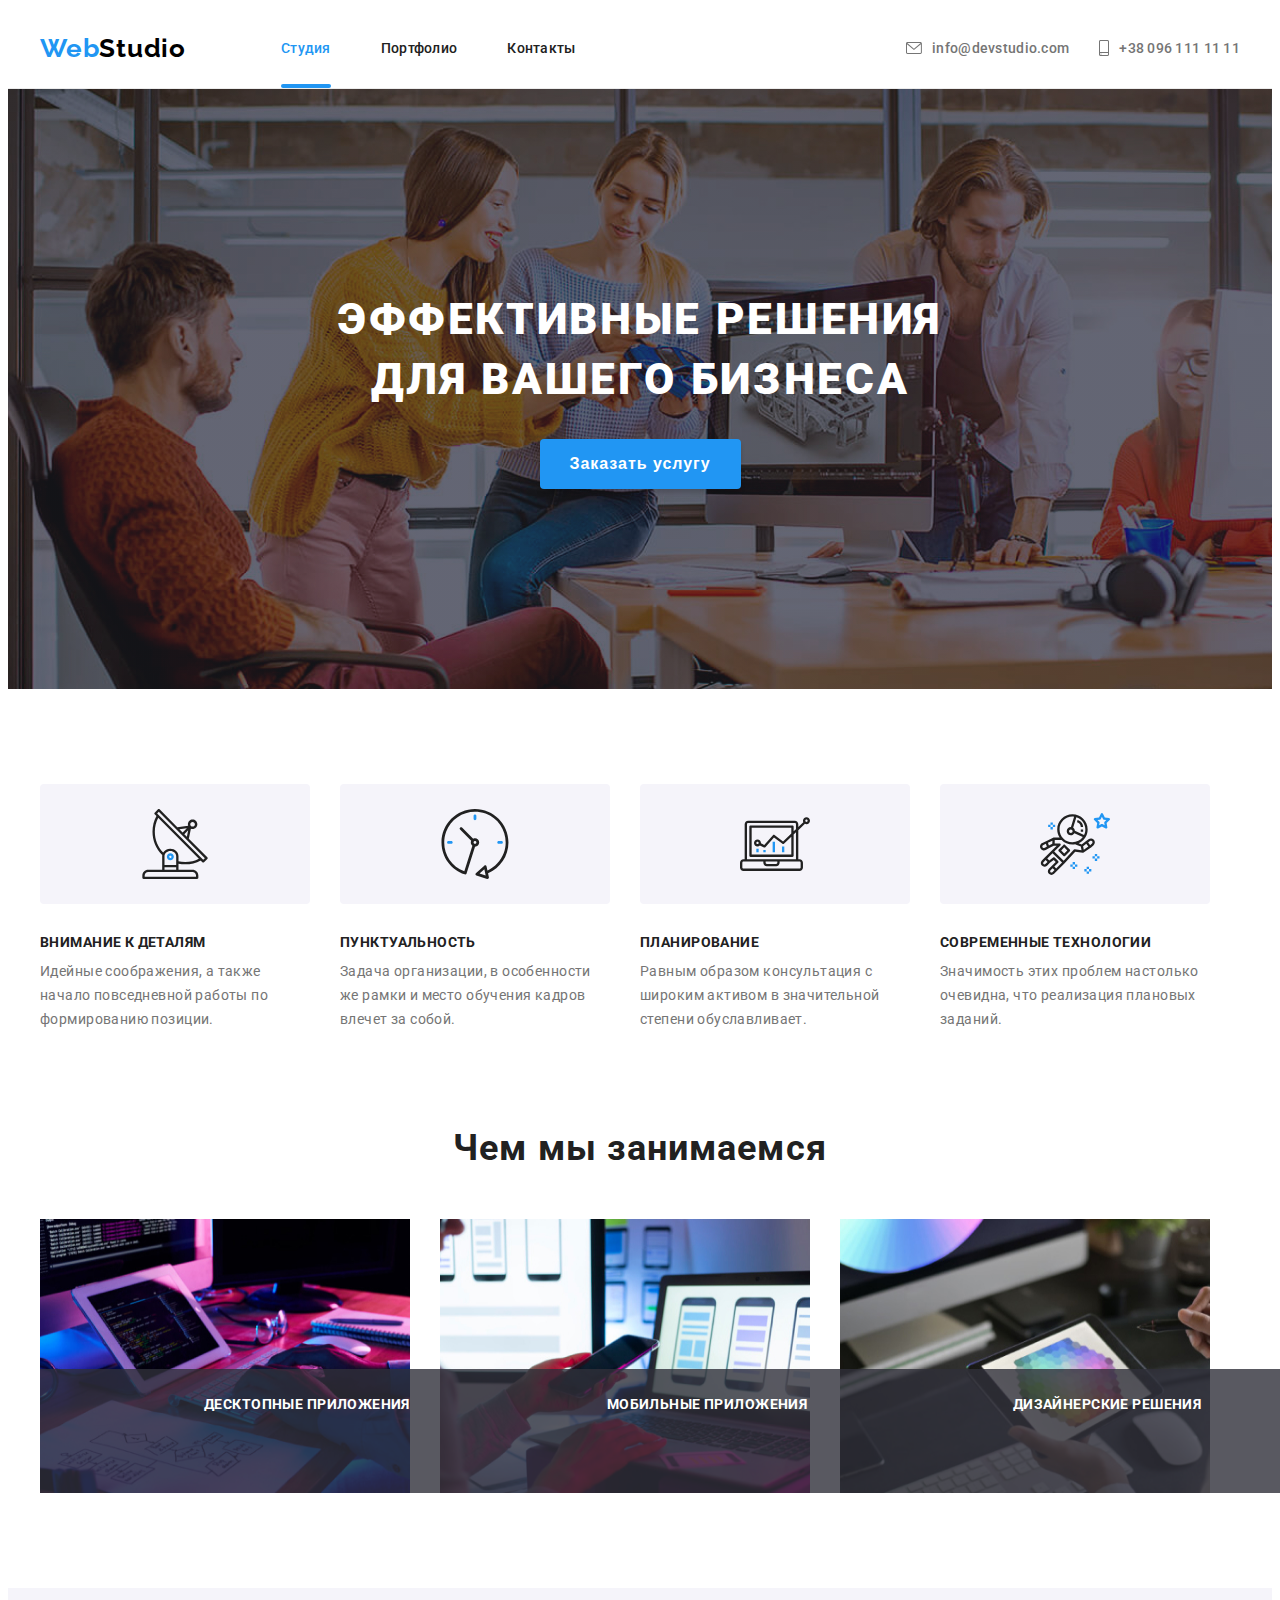
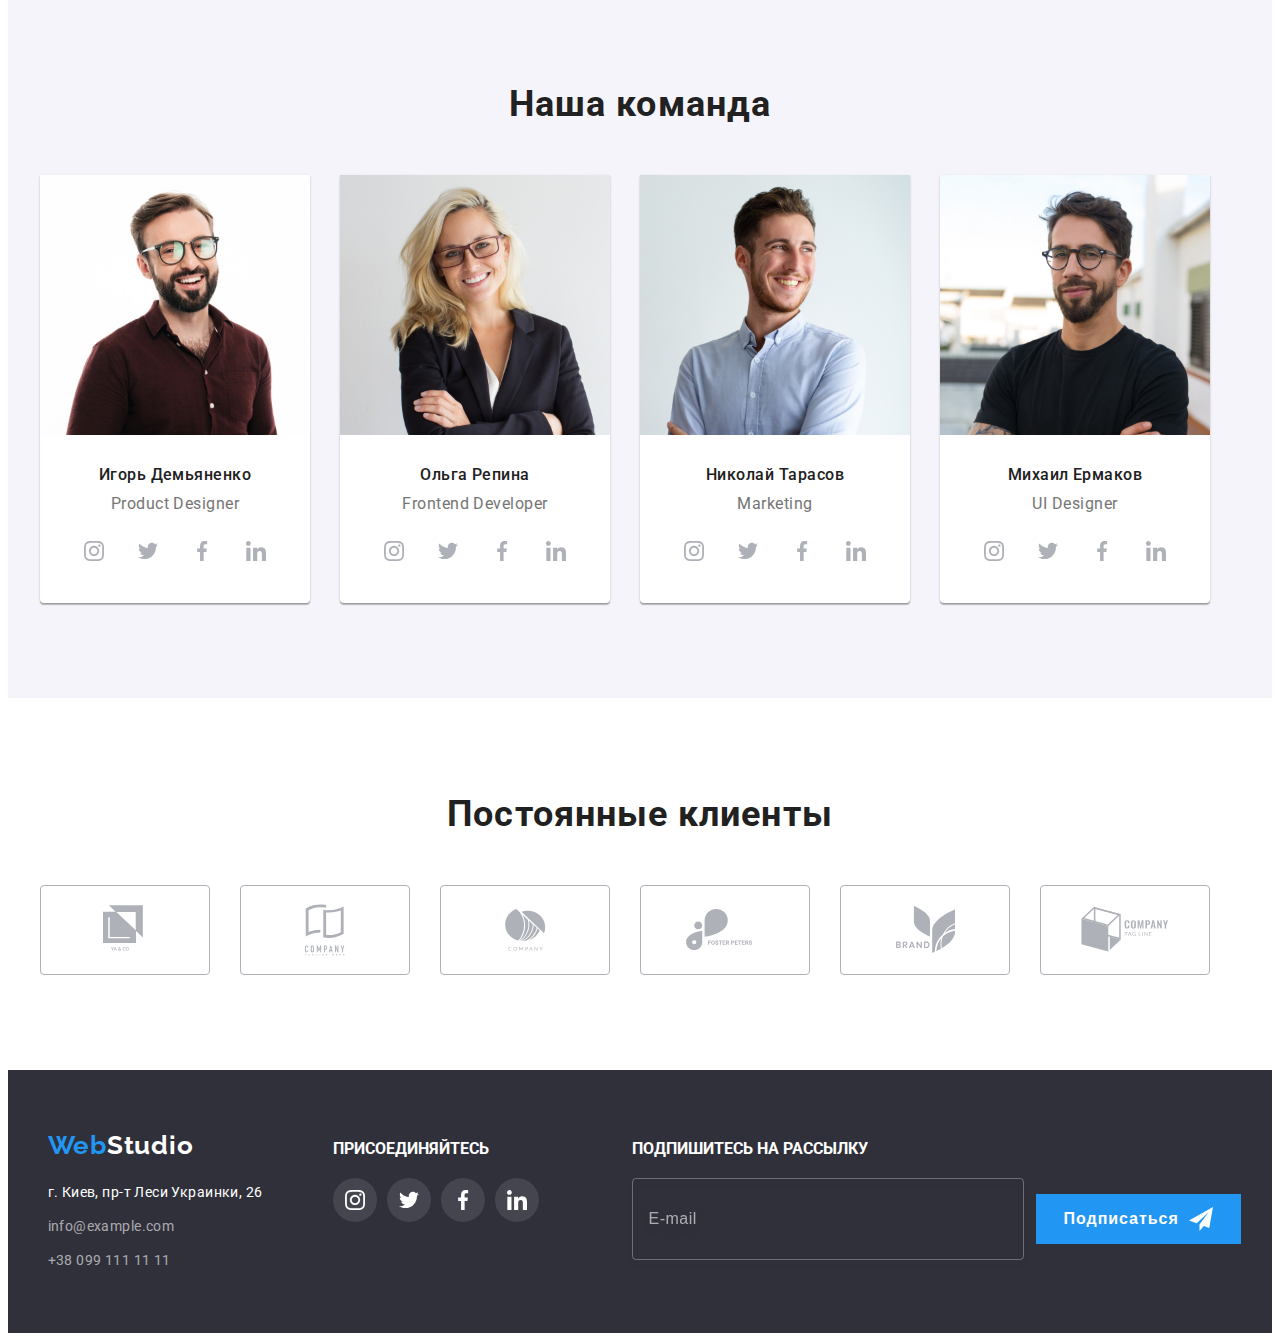
<file: index.html>
<!DOCTYPE html>
<html lang="ru">
<head>
    <meta charset="UTF-8">
    <meta name="viewport" content="width=device-width, initial-scale=1.0">
    <title>Студия</title>
    <link rel="preconnect" href="https://fonts.gstatic.com">
    <link href="https://fonts.googleapis.com/css2?family=Raleway:wght@700&family=Roboto:wght@400;500;700;900&display=swap" rel="stylesheet">
    <link rel="stylesheet" href="https://cdnjs.cloudflare.com/ajax/libs/modern-normalize/1.0.0/modern-normalize.min.css" integrity="sha512-ISS7cAi1PEhQ8jnbJpJZMd29NlhNj4AWYyLOSp2CE/CsHxTCu+r+t0D2yoJudVrd0/8fTVPUVDzY5Tvli75u/g==" crossorigin="anonymous" />
    <link rel="stylesheet" href="./css/style.css">
</head>
<body>
    <header class="header">
        <!--main navigation-->
        <div class="container">
            <nav class="main-nav">
                <!--main link -->
                <a class="main-link link" lang="en" href="./index.html"><span class="web">Web</span><span class="studio">Studio</span></a>
                <!--list of links to other pages of web-->
                <ul class="nav-list list">
                    <li class="nav-list-item">
                        <a class="nav-list-link link current" href="./index.html">Студия</a>
                    </li>
                 <li class="nav-list-item">
                        <a class="nav-list-link link" href="./portfolio.html">Портфолио</a>
                    </li>
                    <li class="nav-list-item">
                        <a class="nav-list-link link" href="#">Контакты</a>
                    </li>
                </ul>
            </nav>
            <!--list of contacts links-->
            <ul class="mail-tel-list list">
                <li class="mltel-list-item">
                    <a class="mail-link link" href="mailto:info@devstudio.com">
                        <svg class="logo-mail">
                            <use href="./images/sprite.svg#envelope"></use>
                        </svg>
                        info@devstudio.com
                    </a>
                </li>
                <li class="mltel-list-item">
                    <a class="tel-link link" href="tel:+380961111111">
                        <svg class="logo-phone">
                            <use href = "./images/sprite.svg#smartphone"></use>
                        </svg>
                        +38 096 111 11 11</a>
                </li>
            </ul>
        </div>
    </header>
    <main>
        <!--HERO-->
        <section class="hero">
            <div class="container">
                <h1 class="hero-title">Эффективные решения <br> для вашего бизнеса</h1>
                <button class="hero-modal-btn" type="button" data-modal-open>Заказать услугу</button>
            </div>
        </section>
        <!--Our strengths-->
        <section class="strengths">
            <div class="container">
                <h2 class="strengths-title visually-hidden">Наши сильные стороны</h2>
                <ul class="strengths-list list">
                    <li class="str-list-item">
                        <div class="strengths-image">
                            <svg class="strengths-icon">
                                <use href="./images/sprite.svg#antenna"></use>
                            </svg>
                        </div>
                        <h3 class="str-item-title">Внимание к деталям</h3>
                        <p class="str-item-descr">Идейные соображения, а также начало повседневной работы по формированию позиции.</p>
                    </li>
                    <li class="str-list-item">
                        <div class="strengths-image">
                            <svg class="strengths-icon">
                                <use href="./images/sprite.svg#clock"></use>
                            </svg>
                        </div>
                        <h3 class="str-item-title">Пунктуальность</h3>
                        <p class="str-item-descr">Задача организации, в особенности же рамки и место обучения кадров влечет за собой.</p>
                    </li>
                    <li class="str-list-item">
                        <div class="strengths-image">
                            <svg class="strengths-icon">
                                <use href="./images/sprite.svg#diagram"></use>
                            </svg>
                        </div>
                        <h3 class="str-item-title">Планирование</h3>
                        <p class="str-item-descr">Равным образом консультация с широким активом в значительной степени обуславливает.</p>
                    </li>
                    <li class="str-list-item">
                        <div class="strengths-image">
                            <svg class="strengths-icon">
                                <use href="./images/sprite.svg#astronaut"></use>
                            </svg>
                        </div>
                        <h3 class="str-item-title">Современные технологии</h3>
                        <p class="str-item-descr">Значимость этих проблем настолько очевидна, что реализация плановых заданий.</p>
                    </li>
                </ul>
            </div>
        </section>
        <!--Our PROFESSION-->
        <section class="profession">
            <div class="container">
                <h2 class="section-title">Чем мы занимаемся</h2>
                <ul class="profession-list list">
                    <li class="profession-list-item">
                        <div class="profession-list-img-thumb">
                            <img src="./images/work/img_1.jpg" alt="Человек програмирует" width="370" height="274">
                            <p class="profession-img-descr">Десктопные приложения</p>
                        </div>
                    </li>
                    <li class="profession-list-item">
                        <div class="profession-list-img-thumb">
                            <img src="./images/work/img_2.jpg" alt="Человек адаптирует приложение/страницу под телефоны" width="370" height="274">
                            <p class="profession-img-descr">Мобильные приложения</p>
                        </div>
                    </li>
                    <li class="profession-list-item">
                        <div class="profession-list-img-thumb">
                            <img src="./images/work/img_3.jpg" alt="Человек занимаеться дизайном" width="370" height="274">
                            <p class="profession-img-descr">Дизайнерские решения</p>
                        </div>
                    </li>
                </ul>
            </div>
        </section>
        <!--Our team -->
        <section class="team">
            <div class="container">
                <h2 class="section-title">Наша команда</h2>
                <ul class="team-list list">
                    <li class="team-list-item">
                        <img src="./images/team/igor.jpg" alt="Фото Игоря Демьяненко" width="270" height="260">
                        <div class="team-pad">
                            <h3 class="team-item-title">Игорь Демьяненко</h3>
                            <p class="team-item-descr" lang="en">Product Designer</p>
                            <ul class="social-list list">
                                <li class="social-list-item">
                                    <a href="" class="social-list-link">
                                        <svg class="social-list-icon">
                                            <use href="./images/sprite.svg#instagram"></use>
                                        </svg>
                                    </a>
                                </li>
                                <li class="social-list-item">
                                    <a href="" class="social-list-link">
                                        <svg class="social-list-icon">
                                            <use href="./images/sprite.svg#twitter"></use>
                                        </svg>
                                    </a>
                                </li>
                                <li class="social-list-item">
                                    <a href="" class="social-list-link">
                                        <svg class="social-list-icon">
                                            <use href="./images/sprite.svg#facebook"></use>
                                        </svg>
                                    </a>
                                </li>
                                <li class="social-list-item">
                                    <a href="" class="social-list-link">
                                        <svg class="social-list-icon">
                                            <use href="./images/sprite.svg#linkedin"></use>
                                        </svg>
                                    </a>
                                </li>
                            </ul>
                        </div>
                    </li>
                    <li class="team-list-item">
                        <img src="./images/team/olga.jpg" alt="Фото Ольги Репиной" width="270" height="260">
                        <div class="team-pad">
                            <h3 class="team-item-title">Ольга Репина</h3>
                            <p class="team-item-descr" lang="en">Frontend Developer</p>
                            <ul class="social-list list">
                                <li class="social-list-item">
                                    <a href="" class="social-list-link">
                                        <svg class="social-list-icon">
                                            <use href="./images/sprite.svg#instagram"></use>
                                        </svg>
                                    </a>
                                </li>
                                <li class="social-list-item">
                                    <a href="" class="social-list-link">
                                        <svg class="social-list-icon">
                                            <use href="./images/sprite.svg#twitter"></use>
                                        </svg>
                                    </a>
                                </li>
                                <li class="social-list-item">
                                    <a href="" class="social-list-link">
                                        <svg class="social-list-icon">
                                            <use href="./images/sprite.svg#facebook"></use>
                                        </svg>
                                    </a>
                                </li>
                                <li class="social-list-item">
                                    <a href="" class="social-list-link">
                                        <svg class="social-list-icon">
                                            <use href="./images/sprite.svg#linkedin"></use>
                                        </svg>
                                    </a>
                                </li>
                            </ul>
                        </div>
                    </li>
                    <li class="team-list-item">
                        <img src="./images/team/nicolay.jpg" alt="Фото Николая Тарасова" width="270" height="260">
                        <div class="team-pad">
                            <h3 class="team-item-title">Николай Тарасов</h3>
                            <p class="team-item-descr" lang="en">Marketing</p>
                            <ul class="social-list list">
                                <li class="social-list-item">
                                    <a href="" class="social-list-link">
                                        <svg class="social-list-icon">
                                            <use href="./images/sprite.svg#instagram"></use>
                                        </svg>
                                    </a>
                                </li>
                                <li class="social-list-item">
                                    <a href="" class="social-list-link">
                                        <svg class="social-list-icon">
                                            <use href="./images/sprite.svg#twitter"></use>
                                        </svg>
                                    </a>
                                </li>
                                <li class="social-list-item">
                                    <a href="" class="social-list-link">
                                        <svg class="social-list-icon">
                                            <use href="./images/sprite.svg#facebook"></use>
                                        </svg>
                                    </a>
                                </li>
                                <li class="social-list-item">
                                    <a href="" class="social-list-link">
                                        <svg class="social-list-icon">
                                            <use href="./images/sprite.svg#linkedin"></use>
                                        </svg>
                                    </a>
                                </li>
                            </ul>
                        </div>
                    </li>
                    <li class="team-list-item">
                        <img src="./images/team/michael.jpg" alt="Фото Михаила Ермакова" width="270" height="260">
                        <div class="team-pad">
                            <h3 class="team-item-title">Михаил Ермаков</h3>
                            <p class="team-item-descr" lang="en">UI Designer</p>
                            <ul class="social-list list">
                                <li class="social-list-item">
                                    <a href="" class="social-list-link">
                                        <svg class="social-list-icon">
                                            <use href="./images/sprite.svg#instagram"></use>
                                        </svg>
                                    </a>
                                </li>
                                <li class="social-list-item">
                                    <a href="" class="social-list-link">
                                        <svg class="social-list-icon">
                                            <use href="./images/sprite.svg#twitter"></use>
                                        </svg>
                                    </a>
                                </li>
                                <li class="social-list-item">
                                    <a href="" class="social-list-link">
                                        <svg class="social-list-icon">
                                            <use href="./images/sprite.svg#facebook"></use>
                                        </svg>
                                    </a>
                                </li>
                                <li class="social-list-item">
                                    <a href="" class="social-list-link">
                                        <svg class="social-list-icon">
                                            <use href="./images/sprite.svg#linkedin"></use>
                                        </svg>
                                    </a>
                                </li>
                            </ul>
                        </div>
                    </li>
                </ul>
            </div>
        </section>

        <!--Our clients-->
        <section class="clients">
            <div class="container">
                <h2 class="section-title">Постоянные клиенты</h2>
                <ul class="clients-list list">
                    <li class="clients-list-item">
                        <a class="clients-list-link link" href="">
                            <svg class="clients-list-icon" width=44px height=49px> 
                                <use href="./images/sprite.svg#logo1"></use>
                            </svg>
                        </a>
                    </li>
                    <li class="clients-list-item">
                        <a class="clients-list-link link" href="">
                            <svg class="clients-list-icon" width=40px height=52px>
                                <use href="./images/sprite.svg#logo2"></use>
                            </svg>
                        </a>
                    </li>
                    <li class="clients-list-item">
                        <a class="clients-list-link link" href="">
                            <svg class="clients-list-icon" width=41px height=42px>
                                <use href="./images/sprite.svg#logo3"></use>
                            </svg>
                        </a>
                    </li>
                    <li class="clients-list-item">
                        <a class="clients-list-link link" href="">
                            <svg class="clients-list-icon" width=79px height=42px>
                                <use href="./images/sprite.svg#logo4"></use>
                            </svg>
                        </a>
                    </li>
                    <li class="clients-list-item">
                        <a class="clients-list-link link" href="">
                            <svg class="clients-list-icon" width=59px height=47px>
                                <use href="./images/sprite.svg#logo5"></use>
                            </svg>
                        </a>
                    </li>
                    <li class="clients-list-item">
                        <a class="clients-list-link link" href="">
                            <svg class="clients-list-icon" width=88px height=45px>
                                <use href="./images/sprite.svg#logo6"></use>
                            </svg>
                        </a>
                    </li>
                </ul>
            </div>
        </section>
    </main>
    <footer class="footer">
        <div class="container">
            <div class="footer-container">

                <!-- LEFT FOOTER/ADDRESS -->
                <div class="footer-left">
                    <!--ссылка на главную страничку -->
                    <a class="main-link link" lang="en" href="./index.html"><span class="web">Web</span><span class="studio-footer">Studio</span></a>
                    <!--CONTACTS-->
                    <address class="contacts">
                        <ul class="contacts-list list">
                            <li class="contacts-list-item">
                                <a class="contacts-position-link link" href="https://goo.gl/maps/kBM2aUn1Re7FaLF18" target="_blank">г. Киев, пр-т Леси Украинки, 26</a>
                            </li>
                            <li class="contacts-list-item">
                                <a class="contacts-mail-link link" href="mailto:info@example.com">info@example.com</a>
                            </li>
                            <li class="contacts-list-item">
                                <a class="contacts-tel-link link" href="tel:+380991111111">+38 099 111 11 11</a>
                            </li>
                        </ul>
                    </address>
                </div>

                <!-- CENTER FOOTER/SOCIAL LIST-LINKS -->
                <div class="footer-center">
                    <p class="footer-title">присоединяйтесь</p>
                    <ul class="social-list list">
                        <li class="social-list-item">
                            <a href="" class="social-list-link">
                                <svg class="social-list-icon">
                                    <use href="./images/sprite.svg#instagram"></use>
                                </svg>
                            </a>
                        </li>
                        <li class="social-list-item">
                            <a href="" class="social-list-link">
                                <svg class="social-list-icon">
                                    <use href="./images/sprite.svg#twitter"></use>
                                </svg>
                            </a>
                        </li>
                        <li class="social-list-item">
                            <a href="" class="social-list-link">
                                <svg class="social-list-icon">
                                    <use href="./images/sprite.svg#facebook"></use>
                                </svg>
                            </a>
                        </li>
                        <li class="social-list-item">
                            <a href="" class="social-list-link">
                                <svg class="social-list-icon">
                                    <use href="./images/sprite.svg#linkedin"></use>
                                </svg>
                            </a>
                        </li>
                    </ul>
                </div>

                <!-- RIGHT-FOOTER/SUBSCRIPTION -->
                <div class="footer-right">
                    <p class="footer-title">Подпишитесь на рассылку</p>
                    <form class="subscription-form" action="#">
                        <input class="subscription-email" type="email" name="subscription-email" placeholder="E-mail">
                        <button class="subscription-btn-submit" type="submit">
                            <span class="sb-btn-submit-title">Подписаться</span> 
                            <svg class="subscription-send-icon">
                                <use href="./images/sprite.svg#send-icon"></use>
                            </svg>
                        </button>
                    </form>
                </div>
                
            </div>
        </div>
    </footer>
    <!-- MODAL WINDOW -->
    <div class="backdrop is-hidden" data-modal>
        <div class="modal-wnd">
            <button type="button" class="modal-close-btn" data-modal-close>
                <svg class="close-btn-icon">
                    <use href="./images/sprite.svg#close-btn"></use>
                </svg>
            </button>
            <!-- Title of form -->
            <p class="modal-title">Оставьте свои данные, мы вам перезвоним</p>
            <!-- FORM-modal window -->
            <form class="modal-form" action="#">

                <!-- NAME -->
                <label class="modal-form-input-label">
                    Имя
                    <span class="modal-form-input-wrapper">
                        <input type="text" name="user-name" class="modal-form-input">
                        <svg class="modal-input-icon">
                            <use href="./images/sprite.svg#person"></use>
                        </svg>
                    </span> 
                </label>

                <!-- TELEPHONE -->
                <label class="modal-form-input-label">
                    Телефон
                    <span class="modal-form-input-wrapper">
                        <input type="tel" name="user-telphone" class="modal-form-input">
                        <svg class="modal-input-icon">
                            <use href="./images/sprite.svg#phone"></use>
                        </svg>
                    </span>
                </label>

                <!-- EMAIL -->
                <label class="modal-form-input-label">
                    Почта
                    <span class="modal-form-input-wrapper">
                        <input type="email" name="user-email" class="modal-form-input">
                        <svg class="modal-input-icon">
                            <use href="./images/sprite.svg#email"></use>
                        </svg>
                    </span>
                </label>

                <!-- COMMENTS -->
                <label class="modal-form-input-label">
                    Комментарий
                    <textarea class="modal-form-message" name="user-message" placeholder="Введите текст"></textarea>
                </label>

                <!-- POLICY -->
                <div class="modal-form-policy-wrapper">
                    <input type="checkbox" id="policy-check" name="user-policy" class="modal-form-check-policy visually-hidden">
                    <label for="policy-check" class="modal-form-label-policy">
                        Соглашаюсь с рассылкой и принимаю &nbsp;
                        <a href="#" class="modal-form-policy-link">Условия договора</a>
                    </label>
                </div>
                

                <!-- MODAL-FORM-SAUBMIT-BUTTON -->
                <button type="submit" class="modal-form-btn">Отправить</button>
            </form>
        </div>
    </div>

    <!-- CONECTION OF SCRIPTs -->
    <script src="./js/modal.js"></script>
</body>
</html>
</file>
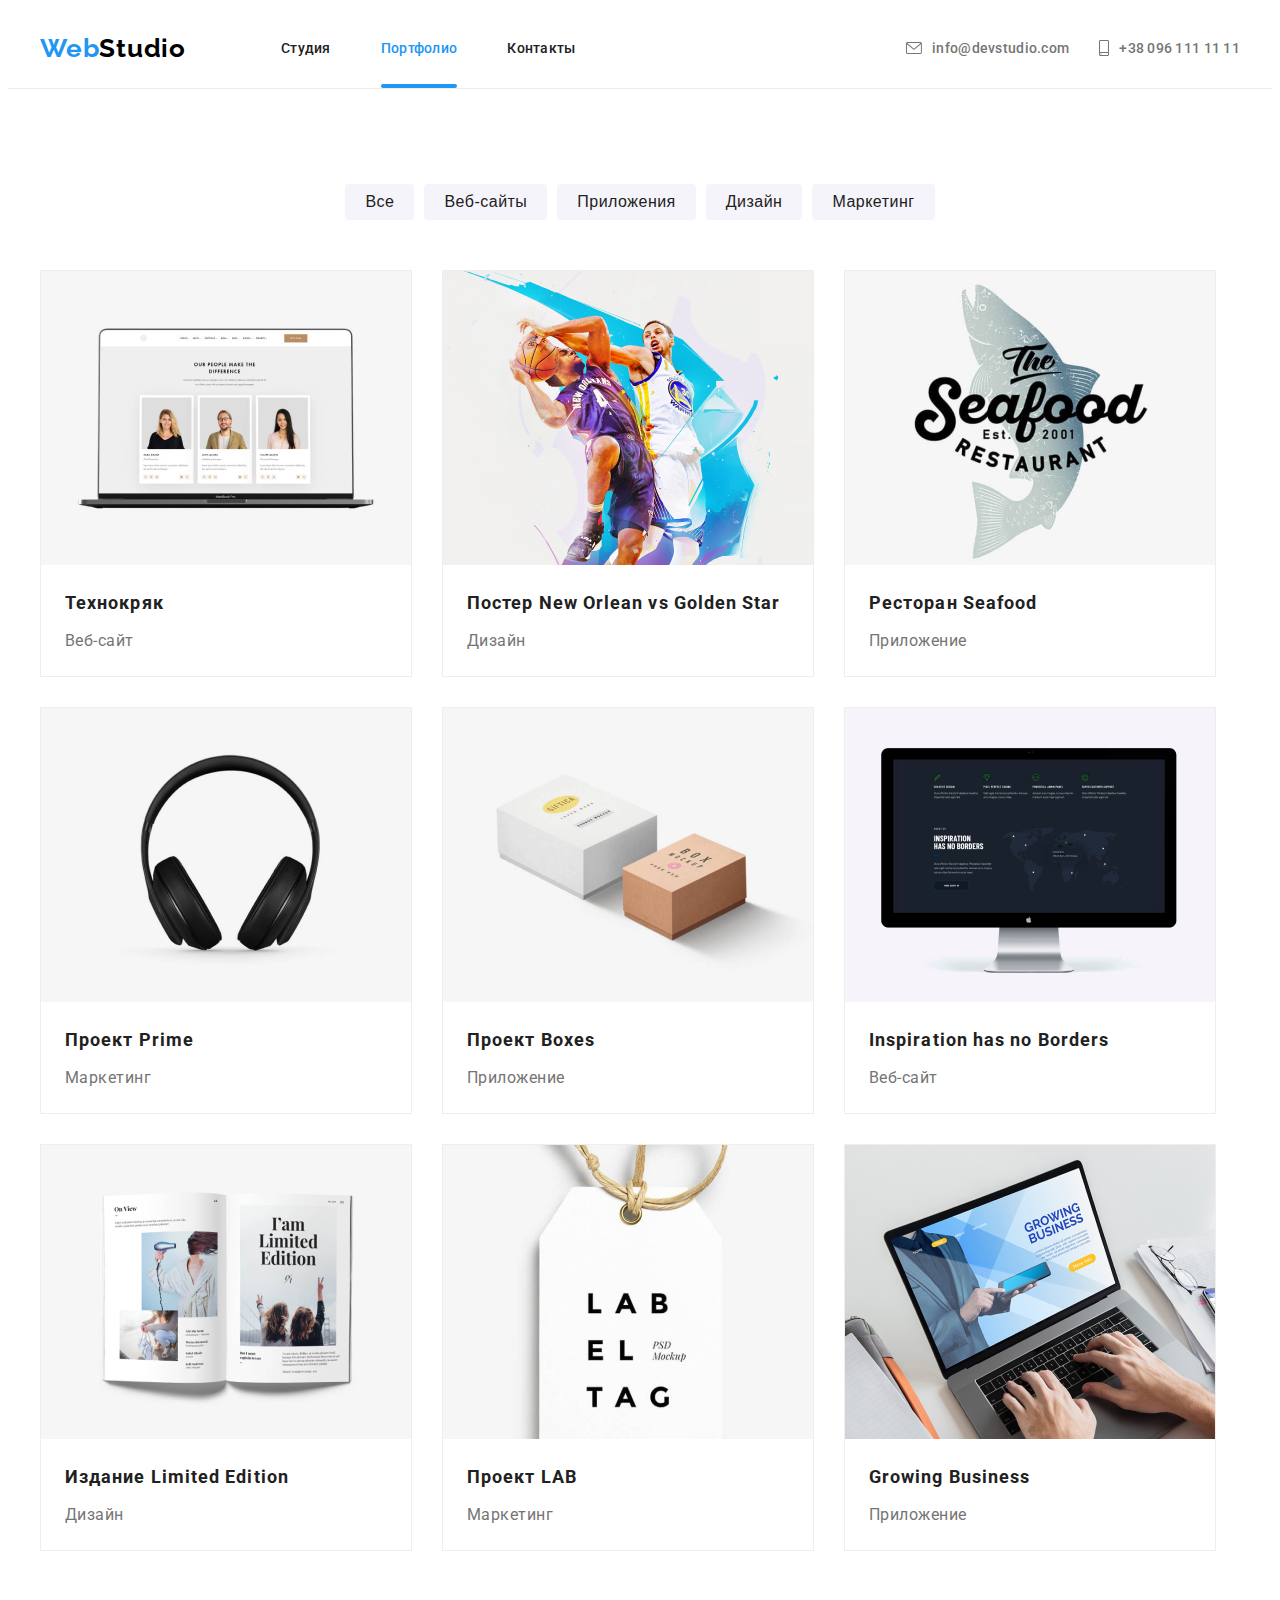
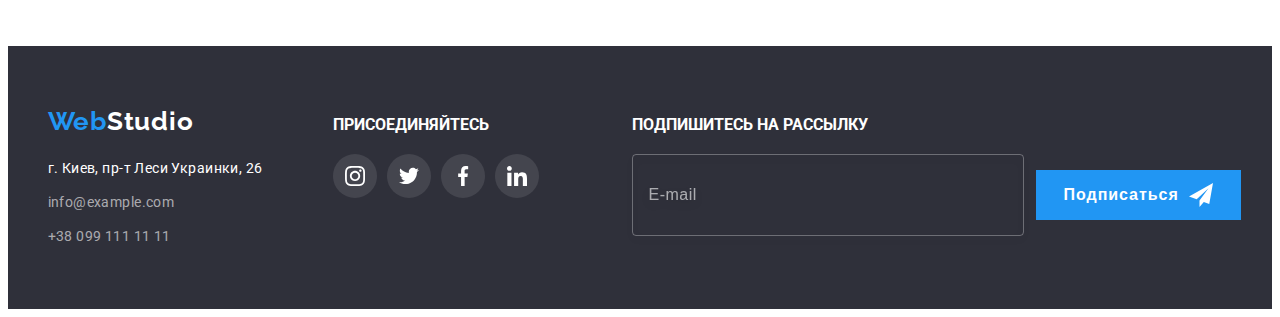
<file: portfolio.html>
<!DOCTYPE html>
<html lang="ru">
<head>
    <meta charset="UTF-8">
    <meta name="viewport" content="width=device-width, initial-scale=1.0">
    <title>Портфолио</title>
    <link rel="preconnect" href="https://fonts.gstatic.com">
    <link href="https://fonts.googleapis.com/css2?family=Raleway:wght@700&family=Roboto:wght@400;500;700;900&display=swap" rel="stylesheet">
    <link rel="stylesheet" href="https://cdnjs.cloudflare.com/ajax/libs/modern-normalize/1.0.0/modern-normalize.min.css" integrity="sha512-ISS7cAi1PEhQ8jnbJpJZMd29NlhNj4AWYyLOSp2CE/CsHxTCu+r+t0D2yoJudVrd0/8fTVPUVDzY5Tvli75u/g==" crossorigin="anonymous" />
    <link rel="stylesheet" href="./css/style.css">
</head>
<body>
    <header class="header">
        <!--main navigation-->
        <div class="container">
            <nav class="main-nav">
                <!--main link -->
                <a class="main-link link" lang="en" href="./index.html"><span class="web">Web</span><span class="studio">Studio</span></a>
                <!--list of links to other pages of web-->
                <ul class="nav-list list">
                    <li class="nav-list-item">
                        <a class="nav-list-link link" href="./index.html">Студия</a>
                    </li>
                 <li class="nav-list-item">
                        <a class="nav-list-link link current" href="./portfolio.html">Портфолио</a>
                    </li>
                    <li class="nav-list-item">
                        <a class="nav-list-link link" href="#">Контакты</a>
                    </li>
                </ul>
            </nav>
            <!--list of contacts links-->
            <ul class="mail-tel-list list">
                <li class="mltel-list-item">
                    <a class="mail-link link" href="mailto:info@devstudio.com">
                        <svg class="logo-mail">
                            <use href="./images/sprite.svg#envelope"></use>
                        </svg>
                        info@devstudio.com
                    </a>
                </li>
                <li class="mltel-list-item">
                    <a class="tel-link link" href="tel:+380961111111">
                        <svg class="logo-phone">
                            <use href = "./images/sprite.svg#smartphone"></use>
                        </svg>
                        +38 096 111 11 11</a>
                </li>
            </ul>
        </div>
    </header>
    <main>
        <!--Our works/PORTFOLIO-->
       <section class="works">
           <div class="container">
                <h1 class="works-title">Наше Портфолио</h1>

                <!--filter buttons for portfolio-->
                <ul class="filter-list list">
                    <li class="filter-list-item">
                        <button class="filter-btn" type="button">Все</button>
                        </li>
                    <li class="filter-list-item">
                        <button class="filter-btn" type="button">Веб-сайты</button>
                        </li>
                    <li class="filter-list-item">
                        <button class="filter-btn" type="button">Приложения</button>
                        </li>
                    <li class="filter-list-item">
                        <button class="filter-btn" type="button">Дизайн</button>
                        </li>
                    <li class="filter-list-item">
                        <button class="filter-btn" type="button">Маркетинг</button>
                    </li>
                </ul>

                <!--WORKS/PORTFOLIO-->
                <ul class="works-list list">
                    <!--Web-site TechnoKryak-->
                    <li class="works-list-item">
                        <a class="works-item-link link" href="">
                            <div class="works-img-thumb">
                                <img src="./images/portfolio/techkryak.jpg" alt="веб-сайт Технокряк" width = "370" height = "294">
                                <p class="works-img-descrp">Технокряк это современная площадка распространения коронавируса. Компании используют эту платформу для цифрового шпионажа и атак на защищённые сервера конкурентов.
                                </p>
                            </div>
                            <div class="portfolio-pad">
                                <h2 class="works-item-title">Технокряк</h2>
                                <p class="works-item-descr">Веб-сайт</p>
                            </div>
                        </a>
                    </li>
                    <!--Design Poster New Orlean vs Golden Star-->
                    <li class="works-list-item">
                        <a class="works-item-link link" href="">
                            <div class="works-img-thumb">
                                <img src="./images/portfolio/post_neworlean.jpg" alt="постер игроков баскетбола" width = "370" height = "294">
                                <p class="works-img-descrp">Технокряк это современная площадка распространения коронавируса. Компании используют эту платформу для цифрового шпионажа и атак на защищённые сервера конкурентов.
                                </p>
                            </div>                       
                            <div class="portfolio-pad">
                                <h2 class="works-item-title">Постер <span lang="en">New Orlean vs Golden Star</span> </h2>
                                <p class="works-item-descr">Дизайн</p>
                            </div>
                        </a>
                    </li>
                    <!--Application Restaurant SeaFood-->
                    <li class="works-list-item">
                        <a class="works-item-link link" href="">
                            <div class="works-img-thumb">
                                <img src="./images/portfolio/restaurant_seafood.jpg" alt="логотип ресторана сифуд" width = "370" height = "294">
                                <p class="works-img-descrp">Технокряк это современная площадка распространения коронавируса. Компании используют эту платформу для цифрового шпионажа и атак на защищённые сервера конкурентов.
                                </p>
                            </div>
                            <div class="portfolio-pad">
                                <h2 class="works-item-title">Ресторан <span lang="en">Seafood</span></h2>
                                <p class="works-item-descr">Приложение</p>
                            </div>
                        </a>
                    </li>
                    <!--Marketing Project Prime-->
                    <li class="works-list-item">
                        <a class="works-item-link link" href="">
                            <div class="works-img-thumb">
                                <img src="./images/portfolio/project_prime.jpg" alt="фото наушников" width = "370" height = "294">
                                <p class="works-img-descrp">Технокряк это современная площадка распространения коронавируса. Компании используют эту платформу для цифрового шпионажа и атак на защищённые сервера конкурентов.
                                </p>
                            </div>
                            <div class="portfolio-pad">
                                <h2 class="works-item-title">Проект <span lang="en">Prime</span> </h2>
                                <p class="works-item-descr">Маркетинг</p>
                            </div>
                        </a>
                    </li>
                    <!--Applicationa Project Boxes-->
                    <li class="works-list-item">
                        <a class="works-item-link link" href="">
                            <div class="works-img-thumb">
                                <img src="./images/portfolio/project_boxes.jpg" alt="две коробки" width = "370" height = "294">
                                <p class="works-img-descrp">Технокряк это современная площадка распространения коронавируса. Компании используют эту платформу для цифрового шпионажа и атак на защищённые сервера конкурентов.
                                </p>
                            </div>
                            <div class="portfolio-pad">
                                <h2 class="works-item-title">Проект <span lang="en">Boxes</span> </h2>
                                <p class="works-item-descr">Приложение</p>
                            </div>
                        </a>
                    </li>
                    <!--Web-site Inspiration has no borders-->
                    <li class="works-list-item">
                        <a class="works-item-link link" href="">
                            <div class="works-img-thumb">
                                <img src="./images/portfolio/inspiration_nobord.jpg" alt="веб-сайт Вдохновение не имеет границ" width = "370" height = "294">
                                <p class="works-img-descrp">Технокряк это современная площадка распространения коронавируса. Компании используют эту платформу для цифрового шпионажа и атак на защищённые сервера конкурентов.
                                </p>
                            </div>
                            <div class="portfolio-pad">
                                <h2 class="works-item-title" lang="en">Inspiration has no Borders</h2>
                                <p class="works-item-descr">Веб-сайт</p>
                            </div>
                        </a>
                    </li>
                    <!--Design publication LIMITED EDITION-->
                    <li class="works-list-item">
                        <a class="works-item-link link" href="">
                            <div class="works-img-thumb">
                                <img src="./images/portfolio/limited_edition.jpg" alt="книга издания Лимитд Едишн" width = "370" height = "294">
                                <p class="works-img-descrp">Технокряк это современная площадка распространения коронавируса. Компании используют эту платформу для цифрового шпионажа и атак на защищённые сервера конкурентов.
                                </p>
                            </div>
                            <div class="portfolio-pad">
                                <h2 class="works-item-title">Издание <span lang="en">Limited Edition</span></h2>
                                <p class="works-item-descr">Дизайн</p>
                            </div>
                        </a>
                    </li>
                    <!--Marketing Project LAB-->
                    <li class="works-list-item">
                        <a class="works-item-link link" href="">
                            <div class="works-img-thumb">
                                <img src="./images/portfolio/project_lab.jpg" alt="логотип проекта ЛАБ" width = "370" height = "294">
                                <p class="works-img-descrp">Технокряк это современная площадка распространения коронавируса. Компании используют эту платформу для цифрового шпионажа и атак на защищённые сервера конкурентов.
                                </p>
                            </div>
                            <div class="portfolio-pad">
                                <h2 class="works-item-title">Проект <span lang="en">LAB</span></h2>
                                <p class="works-item-descr">Маркетинг</p>
                            </div>
                        </a>
                    </li>
                    <!--Application GROWING BUSINESS-->
                    <li class="works-list-item">
                        <a class="works-item-link link" href="">
                            <div class="works-img-thumb">
                                <img src="./images/portfolio/grow_business.jpg" alt="фото страницы сайта Гроуинг Бизнес" width = "370" height = "294">
                                <p class="works-img-descrp">Технокряк это современная площадка распространения коронавируса. Компании используют эту платформу для цифрового шпионажа и атак на защищённые сервера конкурентов.
                                </p>
                            </div>
                            <div class="portfolio-pad">
                                <h2 class="works-item-title" lang="en">Growing Business</h2>
                                <p class="works-item-descr">Приложение</p>
                            </div>
                        </a>
                    </li>
                </ul>
           </div>
           
       </section>
    </main>
    <footer class="footer">
        <div class="container">
            <div class="footer-container">

                <!-- LEFT FOOTER/ADDRESS -->
                <div class="footer-left">
                    <!--ссылка на главную страничку -->
                    <a class="main-link link" lang="en" href="./index.html"><span class="web">Web</span><span class="studio-footer">Studio</span></a>
                    <!--CONTACTS-->
                    <address class="contacts">
                        <ul class="contacts-list list">
                            <li class="contacts-list-item">
                                <a class="contacts-position-link link" href="https://goo.gl/maps/kBM2aUn1Re7FaLF18" target="_blank">г. Киев, пр-т Леси Украинки, 26</a>
                            </li>
                            <li class="contacts-list-item">
                                <a class="contacts-mail-link link" href="mailto:info@example.com">info@example.com</a>
                            </li>
                            <li class="contacts-list-item">
                                <a class="contacts-tel-link link" href="tel:+380991111111">+38 099 111 11 11</a>
                            </li>
                        </ul>
                    </address>
                </div>

                <!-- CENTER FOOTER/SOCIAL LIST-LINKS -->
                <div class="footer-center">
                    <p class="footer-title">присоединяйтесь</p>
                    <ul class="social-list list">
                        <li class="social-list-item">
                            <a href="" class="social-list-link">
                                <svg class="social-list-icon">
                                    <use href="./images/sprite.svg#instagram"></use>
                                </svg>
                            </a>
                        </li>
                        <li class="social-list-item">
                            <a href="" class="social-list-link">
                                <svg class="social-list-icon">
                                    <use href="./images/sprite.svg#twitter"></use>
                                </svg>
                            </a>
                        </li>
                        <li class="social-list-item">
                            <a href="" class="social-list-link">
                                <svg class="social-list-icon">
                                    <use href="./images/sprite.svg#facebook"></use>
                                </svg>
                            </a>
                        </li>
                        <li class="social-list-item">
                            <a href="" class="social-list-link">
                                <svg class="social-list-icon">
                                    <use href="./images/sprite.svg#linkedin"></use>
                                </svg>
                            </a>
                        </li>
                    </ul>
                </div>

                <!-- RIGHT-FOOTER/SUBSCRIPTION -->
                <div class="footer-right">
                    <p class="footer-title">Подпишитесь на рассылку</p>
                    <form class="subscription-form" action="#">
                        <input class="subscription-email" type="email" name="subscription" placeholder="E-mail">
                        <button class="subscription-btn-submit" type="submit">
                            <span class="sb-btn-submit-title">Подписаться</span> 
                            <svg class="subscription-send-icon">
                                <use href="./images/sprite.svg#send-icon"></use>
                            </svg>
                        </button>
                    </form>
                </div>
            </div>
        </div>
    </footer>
</body>
</html>
</file>
<file: css/style.css>
/**
#212121 - цвет навигации и заголовка - главный текст
#757575 - цвет телефона и мыла, текста - второстипенный
#2F303A - цвет фона для секции героя
#F5F4FA - цвет фона второстипенный, светлого серого
#E5E5E5 - цвет фона главный
**/

/*variants */
:root {
    --text-font: "Roboto", sans-serif;
    --logo-font: "Raleway", sans-serif;
    --accent-color: #2196F3;
    --main-text-col: #212121;
    --second-text-col: #757575;
    --white-text: #FFFFFF;
    --ground-color: #2F303A;
    --accent2-color: #F5F4FA;
    --ground-main-color: #E5E5E5;
    --icon-color: #AFB1B8;
    --trans-duration: 250ms;
    --trans-time-func: cubic-bezier(0.4, 0, 0.2, 1);
}

/*.....*/
body {
    font-family: var(--text-font);
    
}


h1,
h2,
h3,
h4,
h5,
h6,
p {
    margin: 0;
}

ul,ol {
    margin: 0;
    padding: 0;
}

img {
    display: block;
}

.link {
    text-decoration: none;
}

.list {
    list-style-type: none;
}

.container {
    width: 1200px;
    padding-left: 15px;
    padding-right: 15px;
    margin: 0 auto;
}

/* ......FOR HIDE ELLEMENTS...... */
.visually-hidden {
    position: absolute !important;
    clip: rect(1px 1px 1px 1px); /* IE6, IE7 */
    clip: rect(1px, 1px, 1px, 1px);
    padding: 0 !important;
    border: 0 !important;
    height: 1px !important;
    width: 1px !important;
    overflow: hidden;
  }
/*..................HEADER FOR ALL PAGES.........................*/
.header {
    
    border-bottom: 1px solid #ECECEC;
}
.header .container {
    display: flex;
    align-items: center;
}

.main-nav {
    display: flex;
    align-items: center;
}
.nav-list {
    display: flex;
    align-items: center;
}

/*...MAIN LINK/LOGO...*/
.main-nav .main-link {
    margin-right: 95px;
}
.web{
    font-family: var(--logo-font);
    font-weight: 700;
    font-size: 26px;
    line-height: 1.192;
    letter-spacing: 0.03em;
    color: var(--accent-color);
}
.studio {
    font-family: var(--logo-font);
    font-weight: 700;
    font-size: 26px;
    line-height: 1.192;
    letter-spacing: 0.03em;
    color: #000000;
}
/*... END MAIN LINK/LOGO...*/

/*...navigation...*/
.nav-list-link,
.mail-link,
.tel-link {
    padding: 32px 0px;;

    transition: color var(--trans-duration) var(--trans-time-func);
}

.nav-list-item:not(:last-child) {
    margin-right: 50px;
}
.nav-list-link {
    position: relative;

    font-weight: 500;
    font-size: 14px;
    line-height: 1.143;
    letter-spacing: 0.02em;
    color: var(--main-text-col);
}
.nav-list-link:hover,
.nav-list-link:focus {
    color: var(--accent-color);
}


/*mail y telephone*/
.mail-tel-list {
    display: flex;
    align-items: center;
    margin-left: auto;
}

.mltel-list-item:not(:last-child) {
    margin-right: 30px;
}

.logo-mail {
    width: 16px;
    height: 12px;
    margin-right: 10px;

    transition: fill var(--trans-duration) var(--trans-time-func);
}

.logo-phone {
    width: 10px;
    height: 16px;
    margin-right: 10px;

    transition: fill var(--trans-duration) var(--trans-time-func);
}

.mail-link,
.tel-link { 
    font-weight: 500;
    font-size: 14px;
    line-height: 1.143;
    letter-spacing: 0.02em;
    color: var(--second-text-col);

    display: flex;
    align-items: center;

    fill: var(--second-text-col);
}
.mail-link:hover,
.mail-link:focus {
    color: var(--accent-color);
}


.mail-link:hover .logo-mail,
.mail-link:focus .logo-mail {
    fill: var(--accent-color);
}

.tel-link:hover,
.tel-link:focus {
    color: var(--accent-color);
}
.tel-link:hover .logo-phone,
.tel-link:focus .logo-phone {
    fill: var(--accent-color);
}

/*...current color for active page...*/
.current {
    color: var(--accent-color);
}
.current::after {
    content: "";
    display: block;
    position: absolute;
    bottom: 0;

    width: 100%;
    height: 4px;
    
    border-radius: 2px;
    background-color: var(--accent-color);
}
/*..........END HEADER..........*/



/*..........MAIN..........*/
/* ...HERO-MAIN PAGE-STUDIO...*/

.hero {
    /*background-color: var(--ground-color); /*цвет фона для секции героя*/
    padding: 200px 0;
    
    background-image: linear-gradient(
        rgba(47, 48, 58, 0.4),
        rgba(47, 48, 58, 0.4)),
        url(../images/hero/bg.jpg);
    background-repeat: no-repeat;
    background-size: cover;

    max-width: 1600px;
    margin-left: auto;
    margin-right: auto;
}
.hero-title {
    font-weight: 900;
    font-size: 44px;
    line-height: 1.364;
    text-align: center;
    letter-spacing: 0.06em;
    text-transform: uppercase;
    color: var(--white-text);

    margin-bottom: 30px;
    margin-right: auto;
    margin-left: auto;
}
.hero-modal-btn {
    min-width: 200px;
    height: 50px;
    box-shadow: 0px 4px 4px rgba(0, 0, 0, 0.15);
    border-radius: 4px;
    background-color: var(--accent-color);
    border: 0px;

    cursor: pointer;
    padding: 10px 30px;

    font-weight: 700;
    font-size: 16px;
    line-height: 1.875;
    display: flex;
    align-items: center;
    text-align: center;
    letter-spacing: 0.06em;
    color: var(--white-text);
    
    margin-right: auto;
    margin-left: auto;
}
.hero-modal-btn:hover,
.hero-modal-btn:focus {
    box-shadow: 0px 4px 4px rgba(0, 0, 0, 0.15);
    border-radius: 4px;
    background-color: var(--accent-color);
    border: 0px;
}
/*..........STRENGHTS - НАША СИЛА..........*/
.strengths {
    padding-top: 95px;
    padding-bottom: 95px;
}
.strengths-image {
    background-color: var(--accent2-color);
    border-radius: 4px;

    width: 270px;
    height: 120px;
    margin-bottom: 30px;

    display: flex;
    justify-content: center;
    align-items: center;
}
.strengths-icon {
    width: 70px;
    height: 70px;
}
/* .strengths-title {
    display: none;
} */

.strengths-list {
    display: flex;
    align-items: center;
}

.str-list-item {
    width: 270px;
}
.str-list-item:not(:last-child) {
    margin-right: 30px;
}
.str-item-title {
    margin-bottom: 10px;

    font-weight: 700;
    font-size: 14px;
    line-height: 1.143;
    letter-spacing: 0.03em;
    text-transform: uppercase;
    color: var(--main-text-col);
}
.str-item-descr {
    font-weight: 400;
    font-size: 14px;
    line-height: 1.71;
    letter-spacing: 0.03em;
    color: var(--second-text-col);
}
/*..........PROFESSION - ЧЕМ ЗАНИМАЕМСЯ..........*/
.profession {
    padding-bottom: 95px;
}
.profession-list {
    display: flex;
    align-items: center;
}

.profession-list-item:not(:last-child) {
    margin-right: 30px;
}
.profession-list-img-thumb {
    position: relative;
}
.profession-img-descr {
    position: absolute;
    bottom: 0;
    width: 100%;
    height: 70px;

    padding: 27px 82px;
    background-color: rgba(47, 48, 58, 0.8);

    font-weight: 700;
    font-size: 14px;
    line-height: 1.143;
    text-align: center;
    letter-spacing: 0.03em;
    text-transform: uppercase;
    color: var(--white-text);
}

/*...TITLE FOR WORK AND TEAM...*/
.section-title {
    margin-bottom: 50px;

    font-weight: 700;
    font-size: 36px;
    line-height: 1.167;
    text-align: center;
    letter-spacing: 0.03em;
    color: var(--main-text-col);
} 

/*..........TEAM..........*/
.team {
    background-color: var(--accent2-color);
    padding-bottom: 95px;
    padding-top: 95px;
}

.team-list {
    display: flex;
    align-items: center;
}
.team-list-item:not(:last-child) {
    margin-right: 30px;
}

.team-list-item {
    width: 270px;
    background-color: var(--white-text);
    box-shadow: 0px 1px 3px rgba(0, 0, 0, 0.12), 0px 1px 1px rgba(0, 0, 0, 0.14), 0px 2px 1px rgba(0, 0, 0, 0.2);
    border-radius: 0px 0px 4px 4px;
}
/*контейнер для падингов для карточек НАША КОМАНДА*/
.team-pad {
    padding: 30px 32px;;
}

.team-item-title {
    margin-bottom: 10px;;


    font-weight: 500;
    font-size: 16px;
    line-height: 1.188;  
    text-align: center;
    letter-spacing: 0.03em;
    color: var(--main-text-col);
}
.team-item-descr {
    font-weight: 400;
    font-size: 16px;
    line-height: 1.188;
    text-align: center;
    letter-spacing: 0.03em;
    color: var(--second-text-col);
}

.social-list {
    display: flex;
    margin-top: 16px;
}

.social-list-item:not(:last-child) {
    margin-right: 10px;
}

.social-list-link {
    display: flex;
    justify-content: center;
    align-items: center;

    width: 44px;
    height: 44px;

    border-radius: 50%;

    transition: background-color var(--trans-duration) var(--trans-time-func);
}

.social-list-icon {
    width: 20px;
    height: 20px;

    fill: var(--icon-color);

    transition: fill var(--trans-duration) var(--trans-time-func);
}

.social-list-link:hover,
.social-list-link:focus {
    background-color: var(--accent-color);
}
.social-list-link:hover .social-list-icon,
.social-list-link:focus .social-list-icon {
    fill: var(--white-text);
}


/*...OUR CLIENTS...*/
.clients {
    padding: 95px 0;
}
.clients-list {
    display: flex;
}

.clients-list-item:not(:last-child) {
    margin-right: 30px;
}
.clients-list-link {
    display: flex;
    justify-content: center;
    align-items: center;

    width: 170px;
    height: 90px;

    border: 1px solid #AFB1B8;
    box-sizing: border-box;
    border-radius: 4px;

    transition: border-color var(--trans-duration) var(--trans-time-func);
}
.clients-list-icon {
    fill: var(--icon-color);

    transition: fill var(--trans-duration) var(--trans-time-func);
}

.clients-list-link:hover,
.clients-list-link:focus {
    border-color: var(--accent-color);
}

.clients-list-link:hover .clients-list-icon,
.clients-list-link:focus .clients-list-icon {
    fill: var(--accent-color);
}
/*.......... END MAIN..........*/



/*..........FOOTER FOR ALL PAGES..........*/
.footer {
    background-color: var(--ground-color);

    padding-top: 60px;
    padding-bottom: 60px;
    padding-left: 15px;
}

.contacts {
    font-style: normal;
    margin-top: 20px;
    margin-right: 70px;
}

.contacts-list-item:not(:last-child) {
    margin-bottom: 10px;
}

.studio-footer {
    font-family: var(--logo-font);
    font-weight: 700;
    font-size: 26px;
    line-height: 1.192;
    letter-spacing: 0.03em;
    color: var(--white-text);
}
/*...geolocation-position...*/
.contacts-position-link {
    font-weight: normal;
    font-size: 14px;
    line-height: 1.714;
    letter-spacing: 0.03em;
    color: var(--white-text);
}
/*...mail and telephone...*/
.contacts-mail-link,
.contacts-tel-link {
    font-weight: normal;
    font-size: 14px;
    line-height: 1.714;
    letter-spacing: 0.03em;
    color: rgba(255, 255, 255, 0.6);
}
/*...footer center...*/
.footer-container {
    display: flex;
    align-items: baseline;
}

.footer-title {
    text-transform: uppercase;
    color: var(--white-text);

    margin-bottom: 20px;

    font-weight: 700;
}
.footer .social-list-link {
   background-color: rgba(255, 255, 255, 0.1);

   transition: background-color var(--trans-duration) var(--trans-time-func);
}

.footer .social-list-icon {
    fill: var(--white-text);
}

.footer .social-list-link:hover,
.footer .social-list-link:focus {
    background-color: var(--accent-color);
}
.footer .social-list-link:hover .social-list-icon,
.footer .social-list-link:focus .social-list-icon {
    fill: var(--white-text);
}
/* ...footer right... */
.footer-right {
    margin-left: 93px;
}

.subscription-form {
    display: flex;
    align-items: center;
}
.subscription-email {
    width: 358px;
    height: 50px;
    background-color: transparent;

    padding: 15px 16px;
    margin-right: 12px;

    border: 1px solid rgba(255, 255, 255, 0.3);
    filter: drop-shadow(0px 4px 4px rgba(0, 0, 0, 0.15));
    border-radius: 4px;

    font-size: 16px;
    line-height: 1.25;
    letter-spacing: 0.03em;
    color: var(--white-text);
}
.subscription-email::placeholder {
    font-size: 16px;
    line-height: 1.25;
    letter-spacing: 0.03em;
    color: rgba(255, 255, 255, 0.6);
}

.subscription-btn-submit {
    display: flex;
    align-items: center;

    min-width: 200px;
    padding: 10px 28px;

    border-width: 0;
    background-color: var(--accent-color);
}
.sb-btn-submit-title {
    margin-right: 10px;

    font-weight: 700;
    font-size: 16px;
    line-height: 1.875;
    letter-spacing: 0.06em;
    color: var(--white-text);
}
.subscription-send-icon {
    width: 24px;
    height: 24px;
}
/*.......... END FOOTER..........*/



/*.............MODAL WINDOW.............*/
.backdrop {
    position: fixed;
    top: 0;
    left: 0;
    width: 100%;
    height: 100%;

    background-color: rgba(0, 0, 0, 0.2);

    opacity: 1;
    transition: opacity var(--trans-duration) var(--trans-time-func);
}

.backdrop.is-hidden {
    opacity: 0;
}
.backdrop.is-hidden .modal-wnd {
    transform: translate(-50%, -50%) scale(1.1);
}
.modal-wnd {
    position: absolute;
    left: 50%;
    top: 50%;
    transform: translate(-50%, -50%) scale(1);

    width: 528px;
    height: 581px;
    padding: 40px;

    background-color: var(--white-text);
    box-shadow: 
        0px 1px 3px rgba(0, 0, 0, 0.12),
        0px 1px 1px rgba(0, 0, 0, 0.14), 
        0px 2px 1px rgba(0, 0, 0, 0.2);
    border-radius: 4px;

    transition: transform var(--trans-duration) var(--trans-time-func);
}

.modal-close-btn {
    position: absolute;
    top: 8px;
    right: 8px;

    display: flex;
    justify-content: center;
    align-items: center;

    width: 30px;
    height: 30px;
    border-radius: 50%;

    background-color: var(--white-text);
    border: 1px solid rgba(0, 0, 0, 0.1);
    cursor: pointer;
}
.modal-close-btn:focus {
    outline: none;
}
.modal-close-btn:focus .close-btn-icon {
    fill: var(--accent-color);
}
.close-btn-icon {
    width: 18px;
    height: 18px;

    transition: fill var(--trans-duration) var(--trans-time-func);
}
.is-hidden {
    opacity: 0;
    visibility: hidden;
    pointer-events: none;
}
/* ...form-title... */
.modal-title {
    margin-bottom: 12px;

    font-weight: 700;
    font-size: 20px;
    line-height: 1.15;
    letter-spacing: 0.03em;
    color: var(--main-text-col);
}
/* .....FORM..... */
/* NAME, MAIL AND TELEPHONE */
.modal-form {
    display: flex;
    flex-direction: column;
}
.modal-form-input-label {
    margin-bottom: 10px;

    font-size: 12px;
    line-height: 1.167;
    letter-spacing: 0.01em;
    color: var(--second-text-col);
}
.modal-form-input-label:last-of-type {
    margin-bottom: 0;
}
.modal-form-input {
    width: 100%;
    height: 40px;

    padding: 12px 12px 12px 42px;

    border: 1px solid rgba(33, 33, 33, 0.2);
    border-radius: 4px;

    font-size: 12px;
    line-height: 1.167;
    letter-spacing: 0.01em;

    transition: border-color var(--trans-duration) var(--trans-time-func);
}
.modal-form-input:focus {
    outline: none;
    border-color: var(--accent-color);
}
.modal-form-input-wrapper {
    display: block;
    position: relative;

    margin-top: 4px;
}
.modal-input-icon {
    position: absolute;
    top: 50%;
    left: 12px;
    transform: translateY(-50%);

    width: 18px;
    height: 18px;

    transition: fill var(--trans-duration) var(--trans-time-func);
}
.modal-form-input:focus + .modal-input-icon {
    fill: var(--accent-color);
}

/* COMMENTS */
.modal-form-message {
    margin-top: 4px;
    padding: 12px 16px;

    width: 100%;
    height: 120px;
    border: 1px solid rgba(33, 33, 33, 0.2);
    border-radius: 4px;
    resize: none;

    font-size: 12px;
    line-height: 1.167;
    letter-spacing: 0.01em;

    transition: border-color var(--trans-duration) var(--trans-time-func);
}
.modal-form-message::placeholder {
    font-size: 12px;
    line-height: 1.167;
    letter-spacing: 0.01em;
    color: rgba(117, 117, 117, 0.5);
}
.modal-form-message:focus {
    outline: none;
    border-color: var(--accent-color);
}
/* policy */
.modal-form-policy-wrapper {
    display: flex;
    align-items: center;

    margin-top: 20px;
    margin-bottom: 30px;
}
.modal-form-label-policy {
    display: flex;
    align-items: center;

    font-size: 14px;
    line-height: 1.714;
    letter-spacing: 0.03em;
    color: var(--second-text-col);
}
.modal-form-label-policy::before {
    content: "";
    display: inline-block;

    margin-right: 7px;
    width: 16px;
    height: 15px;
    background-image: url("../images/icons/box-check-icon.svg");
    background-color: var(--white-text);

    transition: background-image var(--trans-duration) var(--trans-time-func),
    background-color var(--trans-duration) var(--trans-time-func);
}
.modal-form-check-policy:checked + .modal-form-label-policy::before {
    background-color: var(--accent-color);
    background-image: url("../images/icons/check-icon.svg");
    background-repeat: no-repeat;
    background-position: center;
}

/* modal button/submit */
.modal-form-btn {
    padding: 10px 55px;
    margin: 0 auto;

    min-width: 200px;
    background: var(--accent-color);
    box-shadow: 0px 4px 4px rgba(0, 0, 0, 0.15);
    border-radius: 4px;
    border-width: 0;

    font-weight: 700;
    font-size: 16px;
    line-height: 1.875;
    letter-spacing: 0.06em;
    color: var(--white-text);
}

/*............. END MODAL WINDOW.............*/








/*...............CSS FOR PAGE PORTFOLIO...............*/

/*.......... MAIN PORTFOLIO..........*/
.works {
    padding: 95px 0px;
}

.works-title {
    display: none;
}

/*...FILTER BUTTONS...*/
.filter-list {
    display: flex;
    align-items: center;

    justify-content: center;

    margin-bottom: 50px;
}

.filter-list-item:not(:last-child) {
    margin-right: 10px;
}
.filter-btn {
    background-color: var(--accent2-color);
    border-radius: 4px;
    border: 0px;

    padding: 5px 20px;

    font-weight: 500;
    font-size: 16px;
    line-height: 1.625;
    text-align: center;
    letter-spacing: 0.03em;
    color: var(--main-text-col);

    transition: background-color var(--trans-duration) var(--trans-time-func),
        color var(--trans-duration) var(--trans-time-func),
        box-shadow var(--trans-duration) var(--trans-time-func);
}
.filter-btn:hover,
.filter-btn:focus {
    color: var(--white-text);
    background-color: var(--accent-color);
    box-shadow: 0px 3px 1px rgba(0, 0, 0, 0.1), 0px 1px 2px rgba(0, 0, 0, 0.08), 0px 2px 2px rgba(0, 0, 0, 0.12);
    border-radius: 4px;
    border: 0px;
    cursor: pointer;
}

/*.......WORKS/PORTFOLIO.......*/
.works-list {
    display: flex;
    align-items: center;
    flex-wrap: wrap;
}
.works-list-item {
    width: 370px;
    background-color: var(--white-text);
    border: 1px solid #EEEEEE;
}

.works-item-link {
    display: block;
    width: 370px;

    box-shadow: none;
    transition: box-shadow var(--trans-duration) var(--trans-time-func);
}

.works-list-item:not(:nth-child(3n)) {
    margin-right: 30px;
}
.works-list-item:not(:nth-child(n+7)) {
    margin-bottom: 30px;
}


.works-item-link:hover,
.works-item-link:focus {
    box-shadow: 0px 1px 1px rgba(0, 0, 0, 0.12), 
    0px 4px 4px rgba(0, 0, 0, 0.06),
    1px 4px 6px rgba(0, 0, 0, 0.16);
}

/* .....текст ОВЕРЛЕЙ...для ПОРТФОЛИО..... */
.works-img-thumb {
    position: relative;
    overflow: hidden;
}
.works-img-descrp {
    position: absolute;
    top: 0;
    left: 0;
    width: 100%;
    height: 100%;
    
    background-color: rgba(33, 150, 243, 0.9);
    padding: 63px 24px;

    font-size: 18px;
    line-height: 1.56;
    /* or 156% */
    letter-spacing: 0.03em;
    color: var(--white-text);

    transform: translateY(100%);

    transition: transform var(--trans-duration) var(--trans-time-func);
}

.works-item-link:hover .works-img-descrp,
.works-item-link:focus .works-img-descrp {
    transform: translateY(0);
}
/*контейнер для падингов для карточек ПОРТФОЛИО*/
.portfolio-pad{
    padding: 20px 24px;
}
.works-item-title {
    margin-bottom: 5px;

    font-weight: 700;
    font-size: 18px;
    line-height: 2.00;
    letter-spacing: 0.06em;
    color: var(--main-text-col);
}
.works-item-descr {

    font-weight: 400;
    font-size: 16px;
    line-height: 1.875;
    letter-spacing: 0.03em;
    color: var(--second-text-col);
}
</file>
